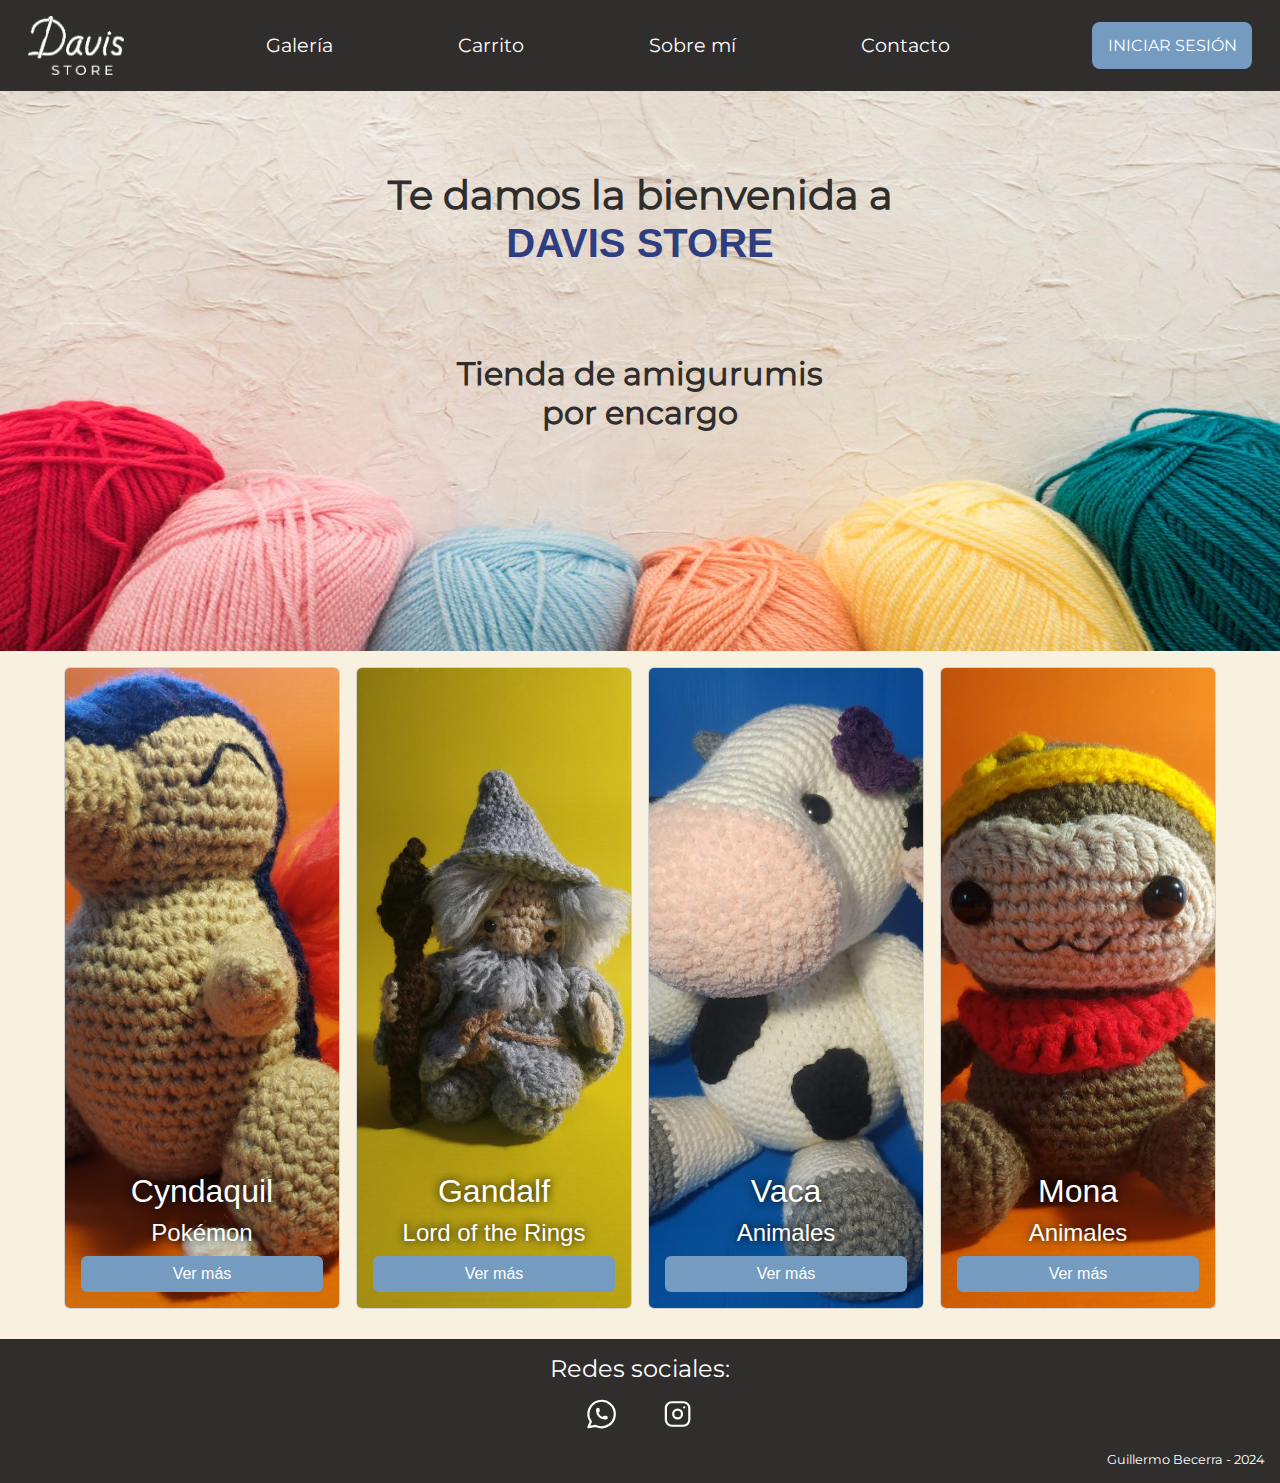
<file: index.html>
<!DOCTYPE html>
<html lang="en">

<head>
    <meta charset="UTF-8">
    <meta name="viewport" content="width=device-width, initial-scale=1.0">
    <link href="https://cdn.jsdelivr.net/npm/bootstrap@5.3.3/dist/css/bootstrap.min.css" rel="stylesheet"
        integrity="sha384-QWTKZyjpPEjISv5WaRU9OFeRpok6YctnYmDr5pNlyT2bRjXh0JMhjY6hW+ALEwIH" crossorigin="anonymous">
    <link rel="stylesheet" href="./css/style.css">
    <title>Davis Store</title>
</head>

<body class="body">
    <!-- Header -->
    <header class="header">
        <nav class="navbar navbar-dark navbar-expand-lg">
            <div class="container-fluid">
                <a href="index.html"><img src="./resources/Logo white.png" alt="Logo de Davis Store"></a>
                <button class="navbar-toggler" type="button" data-bs-toggle="collapse"
                    data-bs-target="#navbarTogglerDemo02" aria-controls="navbarTogglerDemo02" aria-expanded="false"
                    aria-label="Toggle navigation">
                    <span class="navbar-toggler-icon"></span>
                </button>
                <div class="collapse navbar-collapse" id="navbarTogglerDemo02">
                    <ul class="navbar-nav">
                        <li class="nav-item">
                            <a class="nav-link" href="./pages/gallery.html">Galería</a>
                        </li>
                        <li class="nav-item">
                            <a class="nav-link" href="./pages/cart.html">Carrito</a>
                        </li>
                        <li class="nav-item">
                            <a class="nav-link" href="./pages/about.html">Sobre mí</a>
                        </li>
                        <li class="nav-item">
                            <a class="nav-link" href="./pages/contact.html">Contacto</a>
                        </li>
                    </ul>
                    <a href="login.html"><button class="login-button">Iniciar sesión</button></a>
                </div>
            </div>
        </nav>
        <section class="banner">
            <h1 class="banner-h1">Te damos la bienvenida a <br><span>Davis Store</span></h1>
            <h2 class="banner-h2">Tienda de amigurumis <br>por encargo</h2>
        </section>
    </header>
    <!-- Main -->
    <main class="main">
        <div class="articles">
            <div class="img-1">
                <div class="card">
                    <img src="./resources/cyndaquil.jpg" class="card-img" id="index-card-img" alt="...">
                    <div class="card-img-overlay" id="index-card-img-overlay">
                        <h5 class="card-title" id="index-card-title">Cyndaquil</h5>
                        <p class="card-text" id="index-card-text">Pokémon</p>
                        <a href="./pages/gallery.html" class="btn btn-primary btn-index-gallery">Ver más</a>
                    </div>
                </div>
            </div>
            <div class="img-2">
                <div class="card">
                    <img src="./resources/gandalf.jpg" class="card-img" id="index-card-img" alt="...">
                    <div class="card-img-overlay" id="index-card-img-overlay">
                        <h5 class="card-title" id="index-card-title">Gandalf</h5>
                        <p class="card-text" id="index-card-text">Lord of the Rings</p>
                        <a href="./pages/gallery.html" class="btn btn-primary btn-index-gallery">Ver más</a>
                    </div>
                </div>
            </div>
            <div class="img-3">
                <div class="card">
                    <img src="./resources/vaca.jpg" class="card-img" id="index-card-img" alt="...">
                    <div class="card-img-overlay" id="index-card-img-overlay">
                        <h5 class="card-title" id="index-card-title">Vaca</h5>
                        <p class="card-text" id="index-card-text">Animales</p>
                        <a href="./pages/gallery.html" class="btn btn-primary btn-index-gallery">Ver más</a>
                    </div>
                </div>
            </div>
            <div class="img-4">
                <div class="card">
                    <img src="./resources/mona.jpg" class="card-img" id="index-card-img" alt="...">
                    <div class="card-img-overlay" id="index-card-img-overlay">
                        <h5 class="card-title" id="index-card-title">Mona</h5>
                        <p class="card-text" id="index-card-text">Animales</p>
                        <a href="./pages/gallery.html" class="btn btn-primary btn-index-gallery">Ver más</a>
                    </div>
                </div>
            </div>
        </div>
    </main>
    <!-- Footer -->
    <footer class="footer">
        <div class="footer-bar">
            <h1>Redes sociales:</h1>
            <div class="footer-links">
                <a href="https://wa.me/59892707994" class="whatsapp"><svg xmlns="http://www.w3.org/2000/svg"
                        class="icon icon-tabler icon-tabler-brand-whatsapp" width="44" height="44" viewBox="0 0 24 24"
                        stroke-width="1.5" stroke="#ffffff" fill="none" stroke-linecap="round" stroke-linejoin="round">
                        <path stroke="none" d="M0 0h24v24H0z" fill="none" />
                        <path d="M3 21l1.65 -3.8a9 9 0 1 1 3.4 2.9l-5.05 .9" />
                        <path
                            d="M9 10a.5 .5 0 0 0 1 0v-1a.5 .5 0 0 0 -1 0v1a5 5 0 0 0 5 5h1a.5 .5 0 0 0 0 -1h-1a.5 .5 0 0 0 0 1" />
                    </svg></a>
                <a href="https://www.instagram.com/_.davistore._/" class="instagram"><svg
                        xmlns="http://www.w3.org/2000/svg" class="icon icon-tabler icon-tabler-brand-instagram"
                        width="44" height="44" viewBox="0 0 24 24" stroke-width="1.5" stroke="#ffffff" fill="none"
                        stroke-linecap="round" stroke-linejoin="round">
                        <path stroke="none" d="M0 0h24v24H0z" fill="none" />
                        <path d="M4 4m0 4a4 4 0 0 1 4 -4h8a4 4 0 0 1 4 4v8a4 4 0 0 1 -4 4h-8a4 4 0 0 1 -4 -4z" />
                        <path d="M12 12m-3 0a3 3 0 1 0 6 0a3 3 0 1 0 -6 0" />
                        <path d="M16.5 7.5l0 .01" />
                    </svg></a>
            </div>
            <h6 class="firma">Guillermo Becerra - 2024</h6>
        </div>
    </footer>

    <script src="https://cdn.jsdelivr.net/npm/bootstrap@5.3.3/dist/js/bootstrap.bundle.min.js"
        integrity="sha384-YvpcrYf0tY3lHB60NNkmXc5s9fDVZLESaAA55NDzOxhy9GkcIdslK1eN7N6jIeHz"
        crossorigin="anonymous"></script>
</body>

</html>
</file>
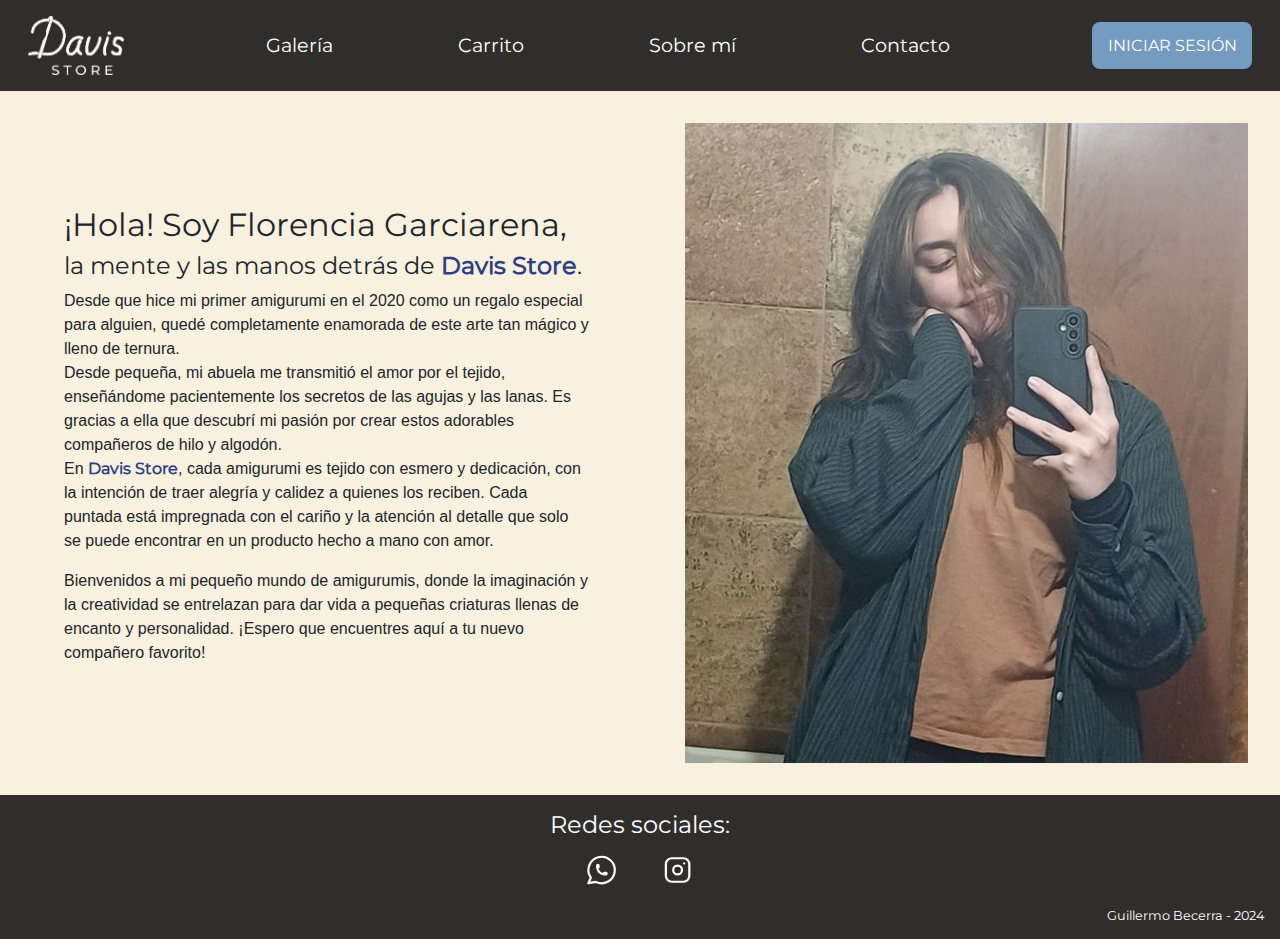
<file: pages/about.html>
<!DOCTYPE html>
<html lang="en">

<head>
    <meta charset="UTF-8">
    <meta name="viewport" content="width=device-width, initial-scale=1.0">
    <link href="https://cdn.jsdelivr.net/npm/bootstrap@5.3.3/dist/css/bootstrap.min.css" rel="stylesheet"
        integrity="sha384-QWTKZyjpPEjISv5WaRU9OFeRpok6YctnYmDr5pNlyT2bRjXh0JMhjY6hW+ALEwIH" crossorigin="anonymous">
    <link rel="stylesheet" href="../css/style.css">
    <title>Sobre mí</title>
</head>

<body class="body">
    <!-- Header -->
    <header class="header">
        <nav class="navbar navbar-dark navbar-expand-lg">
            <div class="container-fluid">
                <a href="../index.html"><img src="../resources/Logo white.png" alt="Logo de Davis Store"></a>
                <button class="navbar-toggler" type="button" data-bs-toggle="collapse"
                    data-bs-target="#navbarTogglerDemo02" aria-controls="navbarTogglerDemo02" aria-expanded="false"
                    aria-label="Toggle navigation">
                    <span class="navbar-toggler-icon"></span>
                </button>
                <div class="collapse navbar-collapse" id="navbarTogglerDemo02">
                    <ul class="navbar-nav">
                        <li class="nav-item">
                            <a class="nav-link" href="../pages/gallery.html">Galería</a>
                        </li>
                        <li class="nav-item">
                            <a class="nav-link" href="../pages/cart.html">Carrito</a>
                        </li>
                        <li class="nav-item">
                            <a class="nav-link" href="../pages/about.html">Sobre mí</a>
                        </li>
                        <li class="nav-item">
                            <a class="nav-link" href="../pages/contact.html">Contacto</a>
                        </li>
                    </ul>
                    <a href="./login.html"><button class="login-button">Iniciar sesión</button></a>
                </div>
            </div>
        </nav>

    </header>
    <!-- Main -->
    <main class="main">
        <div class="about">
            <div class="about-content">
                <h2>¡Hola! Soy Florencia Garciarena,</h2>
                <h4>la mente y las manos detrás de <span class="davis-store">Davis Store</span>.</h4>
                <p>Desde que hice mi primer amigurumi en el 2020 como un regalo especial para alguien, quedé
                    completamente enamorada de este arte tan mágico y lleno de ternura.
                    <br>
                    Desde pequeña, mi abuela me transmitió el amor por el tejido, enseñándome pacientemente los secretos
                    de las agujas y las lanas. Es gracias a ella que descubrí mi pasión por crear estos adorables
                    compañeros de hilo y algodón.
                    <br>
                    En <span class="davis-store">Davis Store</span>, cada amigurumi es tejido con esmero y dedicación,
                    con la intención de traer alegría
                    y calidez a quienes los reciben. Cada puntada está impregnada con el cariño y la atención al detalle
                    que solo se puede encontrar en un producto hecho a mano con amor.
                </p>
                <p>
                    Bienvenidos a mi pequeño mundo de amigurumis, donde la imaginación y la creatividad se entrelazan
                    para dar vida a pequeñas criaturas llenas de encanto y personalidad. ¡Espero que encuentres aquí a
                    tu nuevo compañero favorito!
                </p>
            </div>
            <div class="about-img"><img src="../resources/florencia.jpg" alt="Foto de Florencia"></div>
        </div>
    </main>
    <!-- Footer -->
    <footer class="footer">
        <div class="footer-bar">
            <h1>Redes sociales:</h1>
            <div class="footer-links">
                <a href="https://wa.me/59892707994" class="whatsapp"><svg xmlns="http://www.w3.org/2000/svg"
                        class="icon icon-tabler icon-tabler-brand-whatsapp" width="44" height="44" viewBox="0 0 24 24"
                        stroke-width="1.5" stroke="#ffffff" fill="none" stroke-linecap="round" stroke-linejoin="round">
                        <path stroke="none" d="M0 0h24v24H0z" fill="none" />
                        <path d="M3 21l1.65 -3.8a9 9 0 1 1 3.4 2.9l-5.05 .9" />
                        <path
                            d="M9 10a.5 .5 0 0 0 1 0v-1a.5 .5 0 0 0 -1 0v1a5 5 0 0 0 5 5h1a.5 .5 0 0 0 0 -1h-1a.5 .5 0 0 0 0 1" />
                    </svg></a>
                <a href="https://www.instagram.com/_.davistore._/" class="instagram"><svg
                        xmlns="http://www.w3.org/2000/svg" class="icon icon-tabler icon-tabler-brand-instagram"
                        width="44" height="44" viewBox="0 0 24 24" stroke-width="1.5" stroke="#ffffff" fill="none"
                        stroke-linecap="round" stroke-linejoin="round">
                        <path stroke="none" d="M0 0h24v24H0z" fill="none" />
                        <path d="M4 4m0 4a4 4 0 0 1 4 -4h8a4 4 0 0 1 4 4v8a4 4 0 0 1 -4 4h-8a4 4 0 0 1 -4 -4z" />
                        <path d="M12 12m-3 0a3 3 0 1 0 6 0a3 3 0 1 0 -6 0" />
                        <path d="M16.5 7.5l0 .01" />
                    </svg></a>
            </div>
            <h6 class="firma">Guillermo Becerra - 2024</h6>
        </div>
    </footer>

    <script src="https://cdn.jsdelivr.net/npm/bootstrap@5.3.3/dist/js/bootstrap.bundle.min.js"
        integrity="sha384-YvpcrYf0tY3lHB60NNkmXc5s9fDVZLESaAA55NDzOxhy9GkcIdslK1eN7N6jIeHz"
        crossorigin="anonymous"></script>
</body>

</html>
</file>
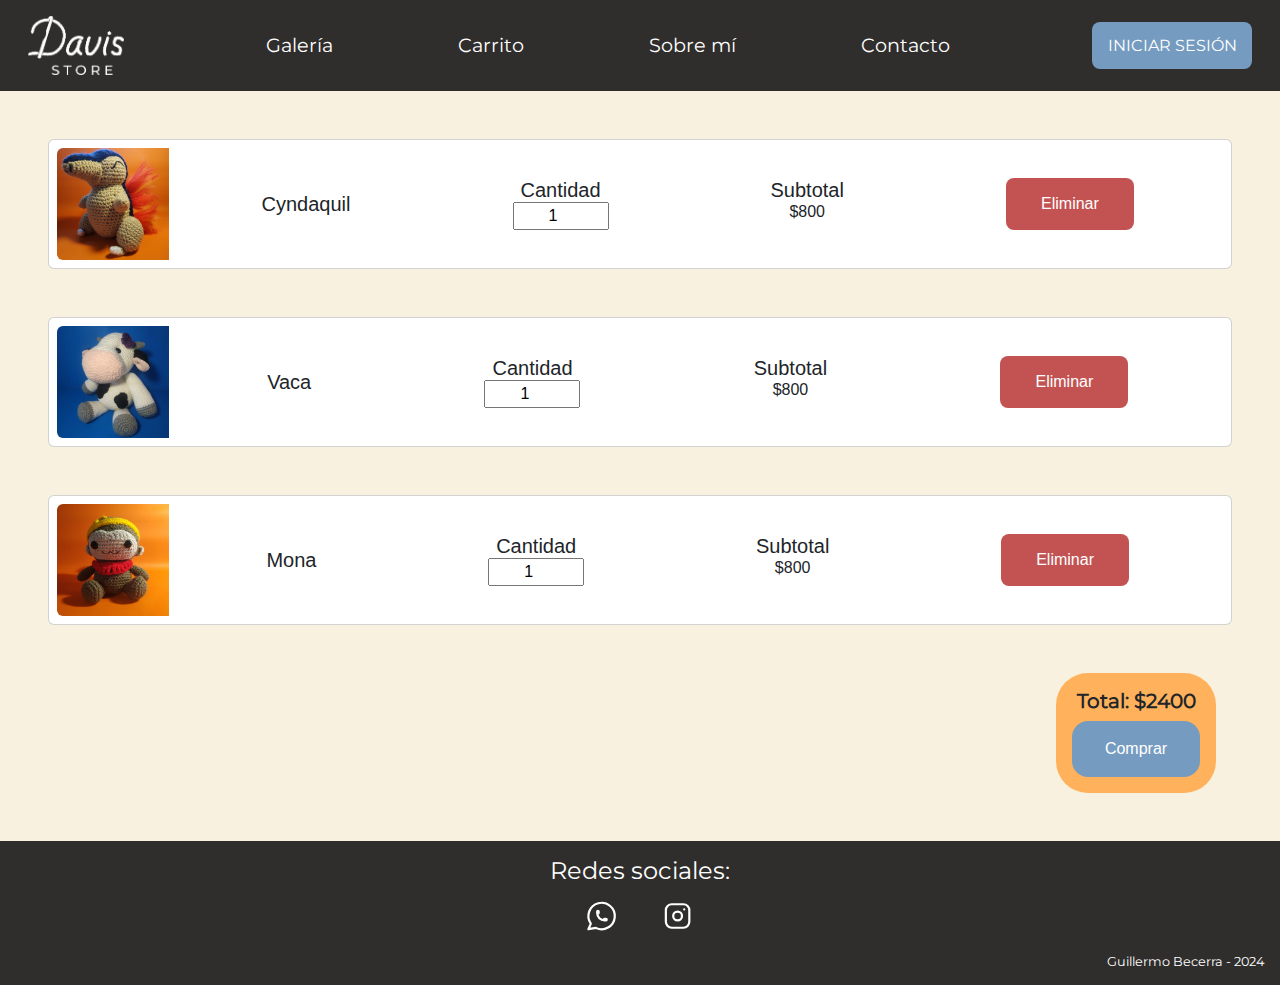
<file: pages/cart.html>
<!DOCTYPE html>
<html lang="en">

<head>
    <meta charset="UTF-8">
    <meta name="viewport" content="width=device-width, initial-scale=1.0">
    <link href="https://cdn.jsdelivr.net/npm/bootstrap@5.3.3/dist/css/bootstrap.min.css" rel="stylesheet"
        integrity="sha384-QWTKZyjpPEjISv5WaRU9OFeRpok6YctnYmDr5pNlyT2bRjXh0JMhjY6hW+ALEwIH" crossorigin="anonymous">
    <link rel="stylesheet" href="../css/style.css">
    <title>Carrito</title>
</head>

<body class="body">
    <!-- Header -->
    <header class="header">
        <nav class="navbar navbar-dark navbar-expand-lg">
            <div class="container-fluid">
                <a href="../index.html"><img src="../resources/Logo white.png" alt="Logo de Davis Store"></a>
                <button class="navbar-toggler" type="button" data-bs-toggle="collapse"
                    data-bs-target="#navbarTogglerDemo02" aria-controls="navbarTogglerDemo02" aria-expanded="false"
                    aria-label="Toggle navigation">
                    <span class="navbar-toggler-icon"></span>
                </button>
                <div class="collapse navbar-collapse" id="navbarTogglerDemo02">
                    <ul class="navbar-nav">
                        <li class="nav-item">
                            <a class="nav-link" href="../pages/gallery.html">Galería</a>
                        </li>
                        <li class="nav-item">
                            <a class="nav-link" href="../pages/cart.html">Carrito</a>
                        </li>
                        <li class="nav-item">
                            <a class="nav-link" href="../pages/about.html">Sobre mí</a>
                        </li>
                        <li class="nav-item">
                            <a class="nav-link" href="../pages/contact.html">Contacto</a>
                        </li>
                    </ul>
                    <a href="./login.html"><button class="login-button">Iniciar sesión</button></a>
                </div>
            </div>
        </nav>

    </header>
    <!-- Main -->
    <main class="main">
        <div class="cart">
            <div class="card m-5">
                <div class="cart-article">
                    <div>
                        <img src="../resources/cyndaquil.jpg" class="img-fluid rounded-start cart-img" alt="...">
                    </div>
                    <div class="cart-content">
                        <div class="card-body cart-body">
                            <h5 class="card-title cart-title">Cyndaquil</h5>
                            <div class="cantidad">
                                <label for="">
                                    <h5>Cantidad</h5>
                                </label>
                                <input type="number" min="1" value="1">
                            </div>
                            <div class="price">
                                <h5 class="card-price">Subtotal</h5>
                                <h6>$800</h6>
                            </div>
                            <button class="eliminar">Eliminar</button>
                        </div>
                    </div>
                </div>
            </div>
            <div class="card m-5">
                <div class="cart-article">
                    <div>
                        <img src="../resources/vaca.jpg" class="img-fluid rounded-start cart-img" alt="...">
                    </div>
                    <div class="cart-content">
                        <div class="card-body cart-body">
                            <h5 class="card-title cart-title">Vaca</h5>
                            <div class="cantidad">
                                <label for="">
                                    <h5>Cantidad</h5>
                                </label>
                                <input type="number" min="1" value="1">
                            </div>
                            <div class="price">
                                <h5 class="card-price">Subtotal</h5>
                                <h6>$800</h6>
                            </div>
                            <button class="eliminar">Eliminar</button>
                        </div>
                    </div>
                </div>
            </div>
            <div class="card m-5">
                <div class="cart-article">
                    <div>
                        <img src="../resources/mona.jpg" class="img-fluid rounded-start cart-img" alt="...">
                    </div>
                    <div class="cart-content">
                        <div class="card-body cart-body">
                            <h5 class="card-title cart-title">Mona</h5>
                            <div class="cantidad">
                                <label for="">
                                    <h5>Cantidad</h5>
                                </label>
                                <input type="number" min="1" value="1">
                            </div>
                            <div class="price">
                                <h5 class="card-price">Subtotal</h5>
                                <h6>$800</h6>
                            </div>
                            <button class="eliminar">Eliminar</button>
                        </div>
                    </div>
                </div>
            </div>
            <div class="compra-final">
                <h5 class="compra-total">Total: $2400</h5>
                <button class="comprar btn btn-primary">Comprar</button>
            </div>
        </div>
    </main>
    <!-- Footer -->
    <footer class="footer">
        <div class="footer-bar">
            <h1>Redes sociales:</h1>
            <div class="footer-links">
                <a href="https://wa.me/59892707994" class="whatsapp"><svg xmlns="http://www.w3.org/2000/svg"
                        class="icon icon-tabler icon-tabler-brand-whatsapp" width="44" height="44" viewBox="0 0 24 24"
                        stroke-width="1.5" stroke="#ffffff" fill="none" stroke-linecap="round" stroke-linejoin="round">
                        <path stroke="none" d="M0 0h24v24H0z" fill="none" />
                        <path d="M3 21l1.65 -3.8a9 9 0 1 1 3.4 2.9l-5.05 .9" />
                        <path
                            d="M9 10a.5 .5 0 0 0 1 0v-1a.5 .5 0 0 0 -1 0v1a5 5 0 0 0 5 5h1a.5 .5 0 0 0 0 -1h-1a.5 .5 0 0 0 0 1" />
                    </svg></a>
                <a href="https://www.instagram.com/_.davistore._/" class="instagram"><svg
                        xmlns="http://www.w3.org/2000/svg" class="icon icon-tabler icon-tabler-brand-instagram"
                        width="44" height="44" viewBox="0 0 24 24" stroke-width="1.5" stroke="#ffffff" fill="none"
                        stroke-linecap="round" stroke-linejoin="round">
                        <path stroke="none" d="M0 0h24v24H0z" fill="none" />
                        <path d="M4 4m0 4a4 4 0 0 1 4 -4h8a4 4 0 0 1 4 4v8a4 4 0 0 1 -4 4h-8a4 4 0 0 1 -4 -4z" />
                        <path d="M12 12m-3 0a3 3 0 1 0 6 0a3 3 0 1 0 -6 0" />
                        <path d="M16.5 7.5l0 .01" />
                    </svg></a>
            </div>
            <h6 class="firma">Guillermo Becerra - 2024</h6>
        </div>
    </footer>

    <script src="https://cdn.jsdelivr.net/npm/bootstrap@5.3.3/dist/js/bootstrap.bundle.min.js"
        integrity="sha384-YvpcrYf0tY3lHB60NNkmXc5s9fDVZLESaAA55NDzOxhy9GkcIdslK1eN7N6jIeHz"
        crossorigin="anonymous"></script>
</body>

</html>
</file>
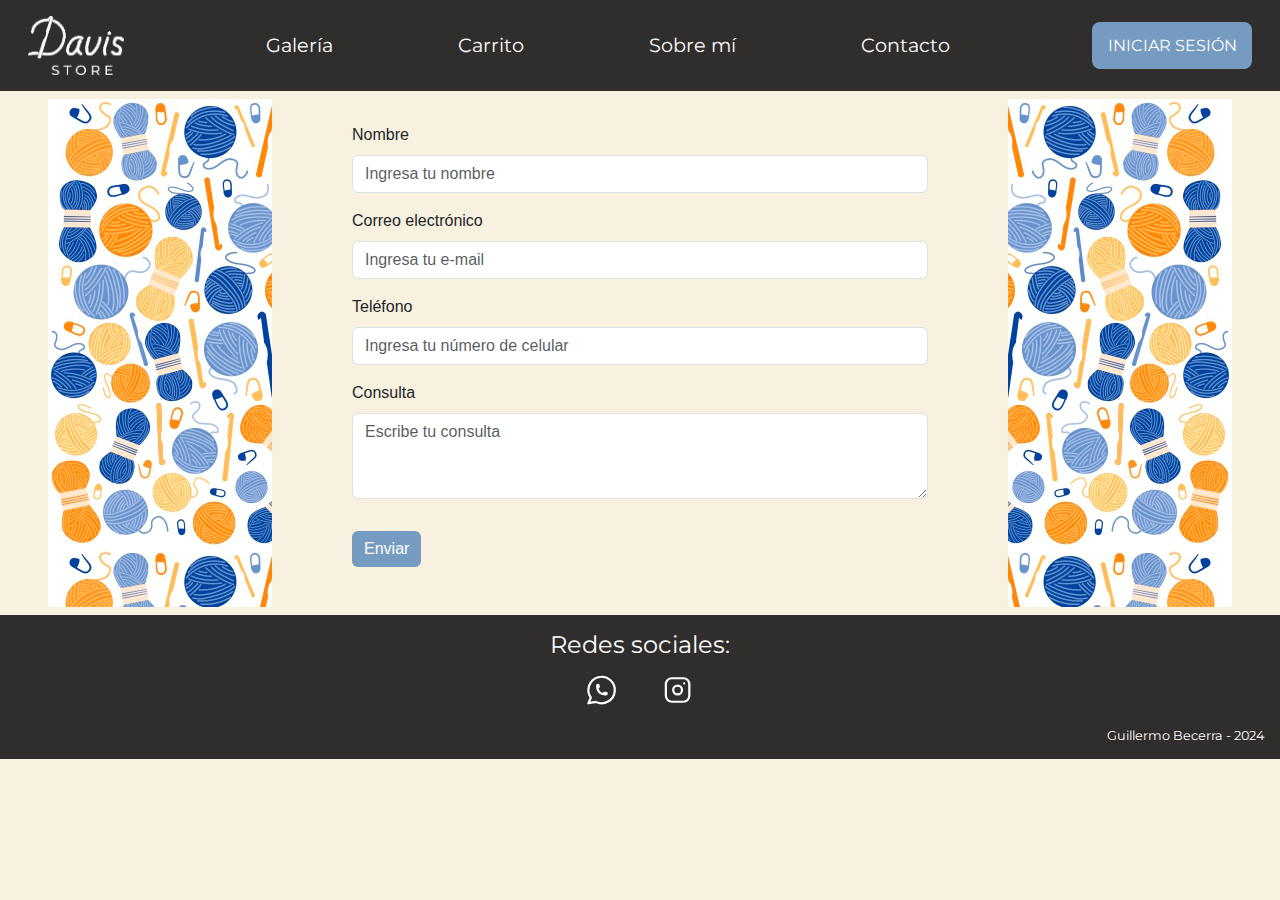
<file: pages/contact.html>
<!DOCTYPE html>
<html lang="en">

<head>
    <meta charset="UTF-8">
    <meta name="viewport" content="width=device-width, initial-scale=1.0">
    <link href="https://cdn.jsdelivr.net/npm/bootstrap@5.3.3/dist/css/bootstrap.min.css" rel="stylesheet"
        integrity="sha384-QWTKZyjpPEjISv5WaRU9OFeRpok6YctnYmDr5pNlyT2bRjXh0JMhjY6hW+ALEwIH" crossorigin="anonymous">
    <link rel="stylesheet" href="../css/style.css">
    <title>Contacto</title>
</head>

<body class="body">
    <!-- Header -->
    <header class="header">
        <nav class="navbar navbar-dark navbar-expand-lg">
            <div class="container-fluid">
                <a href="../index.html"><img src="../resources/Logo white.png" alt="Logo de Davis Store"></a>
                <button class="navbar-toggler" type="button" data-bs-toggle="collapse"
                    data-bs-target="#navbarTogglerDemo02" aria-controls="navbarTogglerDemo02" aria-expanded="false"
                    aria-label="Toggle navigation">
                    <span class="navbar-toggler-icon"></span>
                </button>
                <div class="collapse navbar-collapse" id="navbarTogglerDemo02">
                    <ul class="navbar-nav">
                        <li class="nav-item">
                            <a class="nav-link" href="../pages/gallery.html">Galería</a>
                        </li>
                        <li class="nav-item">
                            <a class="nav-link" href="../pages/cart.html">Carrito</a>
                        </li>
                        <li class="nav-item">
                            <a class="nav-link" href="../pages/about.html">Sobre mí</a>
                        </li>
                        <li class="nav-item">
                            <a class="nav-link" href="../pages/contact.html">Contacto</a>
                        </li>
                    </ul>
                    <a href="./login.html"><button class="login-button">Iniciar sesión</button></a>
                </div>
            </div>
        </nav>

    </header>
    <!-- Main -->
    <main class="main">
        <div class="contact">
            <div class="contact-img-1"></div>
            <div class="contact-content">
                <form class="form">
                    <div class="mb-3">
                        <label for="name" class="form-label">Nombre</label>
                        <input type="text" class="form-control" id="name" placeholder="Ingresa tu nombre">
                    </div>
                    <div class="mb-3">
                        <label for="email" class="form-label">Correo electrónico</label>
                        <input type="email" class="form-control" id="email" placeholder="Ingresa tu e-mail">
                    </div>
                    <div class="mb-3">
                        <label for="phone" class="form-label">Teléfono</label>
                        <input type="number" class="form-control" id="phone" placeholder="Ingresa tu número de celular">
                    </div>
                    <div class="mb-3">
                        <label for="message" class="form-label">Consulta</label>
                        <textarea class="form-control" id="message" rows="3"
                            placeholder="Escribe tu consulta"></textarea>
                    </div>
                    <button type="submit" class="btn btn-primary">Enviar</button>
                </form>
            </div>
            <div class="contact-img-2"></div>
        </div>
    </main>
    <!-- Footer -->
    <footer class="footer">
        <div class="footer-bar">
            <h1>Redes sociales:</h1>
            <div class="footer-links">
                <a href="https://wa.me/59892707994" class="whatsapp"><svg xmlns="http://www.w3.org/2000/svg"
                        class="icon icon-tabler icon-tabler-brand-whatsapp" width="44" height="44" viewBox="0 0 24 24"
                        stroke-width="1.5" stroke="#ffffff" fill="none" stroke-linecap="round" stroke-linejoin="round">
                        <path stroke="none" d="M0 0h24v24H0z" fill="none" />
                        <path d="M3 21l1.65 -3.8a9 9 0 1 1 3.4 2.9l-5.05 .9" />
                        <path
                            d="M9 10a.5 .5 0 0 0 1 0v-1a.5 .5 0 0 0 -1 0v1a5 5 0 0 0 5 5h1a.5 .5 0 0 0 0 -1h-1a.5 .5 0 0 0 0 1" />
                    </svg></a>
                <a href="https://www.instagram.com/_.davistore._/" class="instagram"><svg
                        xmlns="http://www.w3.org/2000/svg" class="icon icon-tabler icon-tabler-brand-instagram"
                        width="44" height="44" viewBox="0 0 24 24" stroke-width="1.5" stroke="#ffffff" fill="none"
                        stroke-linecap="round" stroke-linejoin="round">
                        <path stroke="none" d="M0 0h24v24H0z" fill="none" />
                        <path d="M4 4m0 4a4 4 0 0 1 4 -4h8a4 4 0 0 1 4 4v8a4 4 0 0 1 -4 4h-8a4 4 0 0 1 -4 -4z" />
                        <path d="M12 12m-3 0a3 3 0 1 0 6 0a3 3 0 1 0 -6 0" />
                        <path d="M16.5 7.5l0 .01" />
                    </svg></a>
            </div>
            <h6 class="firma">Guillermo Becerra - 2024</h6>
        </div>
    </footer>

    <script src="https://cdn.jsdelivr.net/npm/bootstrap@5.3.3/dist/js/bootstrap.bundle.min.js"
        integrity="sha384-YvpcrYf0tY3lHB60NNkmXc5s9fDVZLESaAA55NDzOxhy9GkcIdslK1eN7N6jIeHz"
        crossorigin="anonymous"></script>
</body>

</html>
</file>
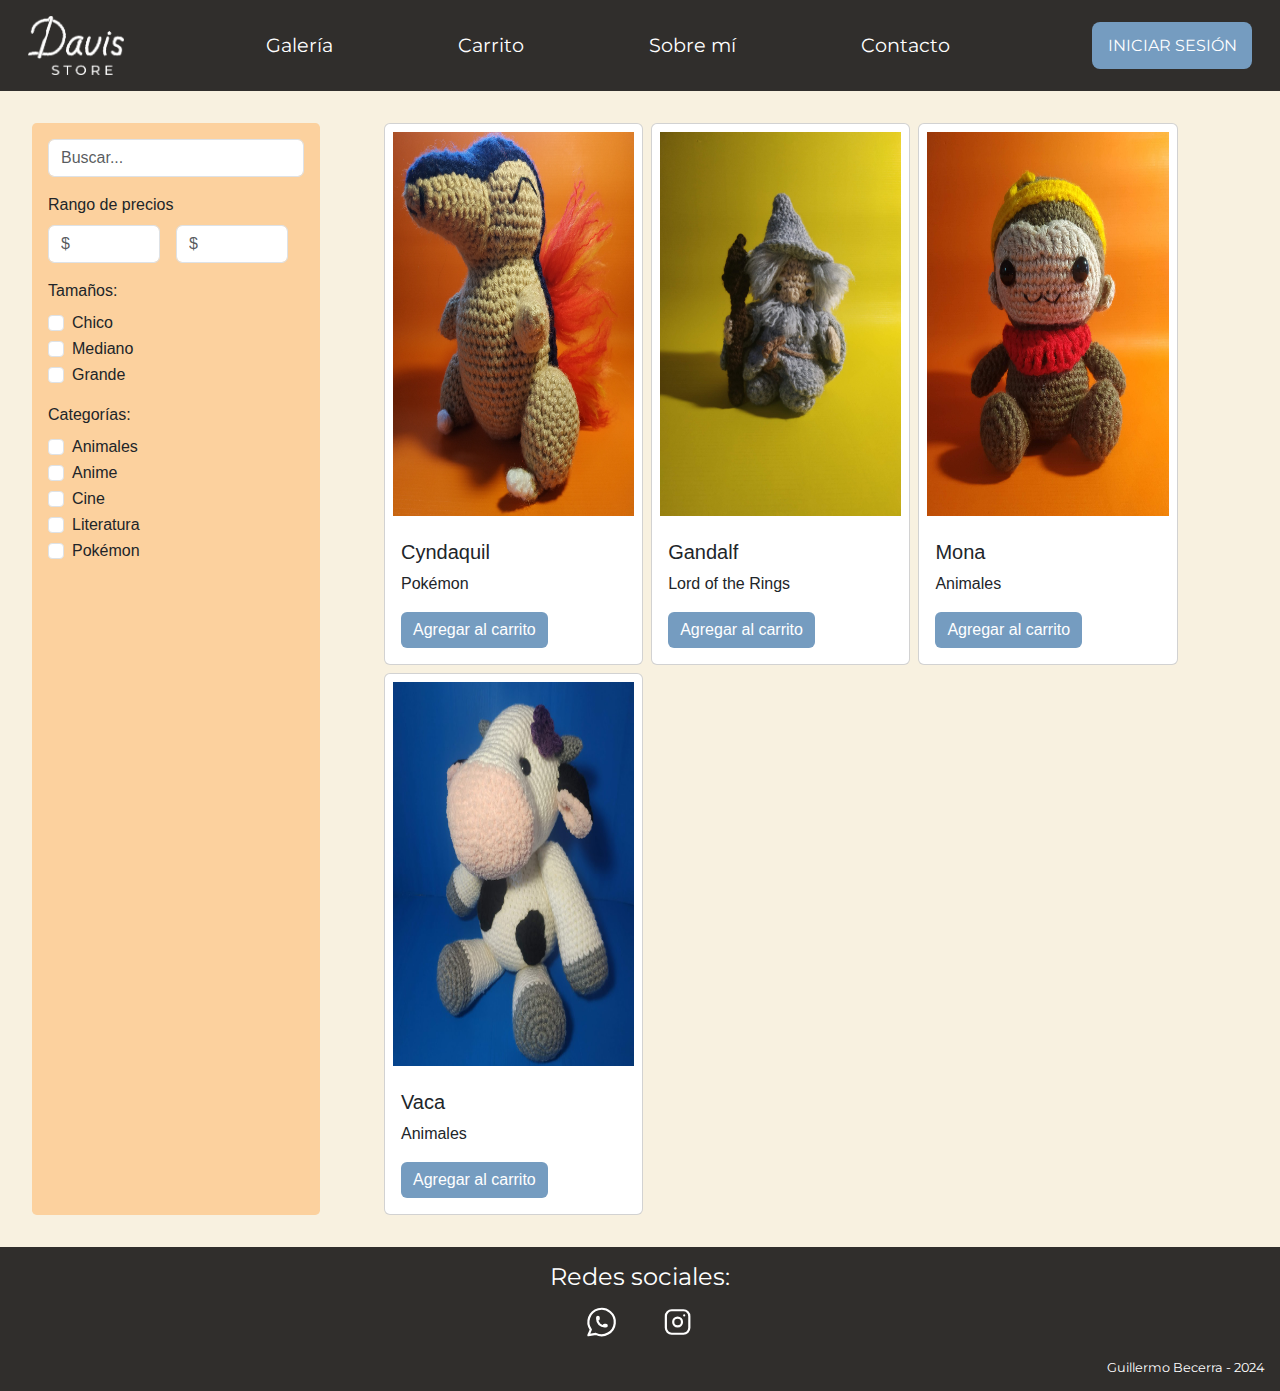
<file: pages/gallery.html>
<!DOCTYPE html>
<html lang="en">

<head>
    <meta charset="UTF-8">
    <meta name="viewport" content="width=device-width, initial-scale=1.0">
    <link href="https://cdn.jsdelivr.net/npm/bootstrap@5.3.3/dist/css/bootstrap.min.css" rel="stylesheet"
        integrity="sha384-QWTKZyjpPEjISv5WaRU9OFeRpok6YctnYmDr5pNlyT2bRjXh0JMhjY6hW+ALEwIH" crossorigin="anonymous">
    <link rel="stylesheet" href="../css/style.css">
    <title>Galería</title>
</head>

<body class="body">
    <!-- Header -->
    <header class="header">
        <nav class="navbar navbar-dark navbar-expand-lg">
            <div class="container-fluid">
                <a href="../index.html"><img src="../resources/Logo white.png" alt="Logo de Davis Store"></a>
                <button class="navbar-toggler" type="button" data-bs-toggle="collapse"
                    data-bs-target="#navbarTogglerDemo02" aria-controls="navbarTogglerDemo02" aria-expanded="false"
                    aria-label="Toggle navigation">
                    <span class="navbar-toggler-icon"></span>
                </button>
                <div class="collapse navbar-collapse" id="navbarTogglerDemo02">
                    <ul class="navbar-nav">
                        <li class="nav-item">
                            <a class="nav-link" href="../pages/gallery.html">Galería</a>
                        </li>
                        <li class="nav-item">
                            <a class="nav-link" href="../pages/cart.html">Carrito</a>
                        </li>
                        <li class="nav-item">
                            <a class="nav-link" href="../pages/about.html">Sobre mí</a>
                        </li>
                        <li class="nav-item">
                            <a class="nav-link" href="../pages/contact.html">Contacto</a>
                        </li>
                    </ul>
                    <a href="./login.html"><button class="login-button">Iniciar sesión</button></a>
                </div>
            </div>
        </nav>

    </header>
    <!-- Main -->
    <main class="main">
        <div class="gallery">
            <div class="gallery-filter">
                <form>
                    <input class="form-control" type="search" placeholder="Buscar..." aria-label="Search">
                    <div class="mt-3 mb-3">
                        <label for="rango-precios1" class="form-label">Rango de precios</label>
                        <div class="rango-precios d-flex">
                            <input type="number" class="form-control precio" id="rango-precios1" placeholder="$"
                                min="0">
                            <input type="number" class="form-control precio" id="rango-precios2" placeholder="$">
                        </div>
                    </div>
                    <div class="sizes mb-3">
                        <label class="mb-2" for="">Tamaños:</label>
                        <div class="form-check">
                            <input class="form-check-input" type="checkbox" value="" id="check-chico">
                            <label class="form-check-label" for="check-chico">
                                Chico
                            </label>
                        </div>
                        <div class="form-check">
                            <input class="form-check-input" type="checkbox" value="" id="check-mediano">
                            <label class="form-check-label" for="check-mediano">
                                Mediano
                            </label>
                        </div>
                        <div class="form-check">
                            <input class="form-check-input" type="checkbox" value="" id="check-grande">
                            <label class="form-check-label" for="check-grande">
                                Grande
                            </label>
                        </div>
                    </div>
                    <div class="categories">
                        <label class="mb-2" for="">Categorías:</label>
                        <div class="form-check">
                            <input class="form-check-input" type="checkbox" value="" id="check-animales">
                            <label class="form-check-label" for="check-animales">
                                Animales
                            </label>
                        </div>
                        <div class="form-check">
                            <input class="form-check-input" type="checkbox" value="" id="check-anime">
                            <label class="form-check-label" for="check-anime">
                                Anime
                            </label>
                        </div>
                        <div class="form-check">
                            <input class="form-check-input" type="checkbox" value="" id="check-cine">
                            <label class="form-check-label" for="check-cine">
                                Cine
                            </label>
                        </div>
                        <div class="form-check">
                            <input class="form-check-input" type="checkbox" value="" id="check-literatura">
                            <label class="form-check-label" for="check-literatura">
                                Literatura
                            </label>
                        </div>
                        <div class="form-check">
                            <input class="form-check-input" type="checkbox" value="" id="check-pokemon">
                            <label class="form-check-label" for="check-pokemon">
                                Pokémon
                            </label>
                        </div>
                    </div>
                </form>
            </div>
            <div class="gallery-img">
                <div class="card">
                    <img src="../resources/cyndaquil.jpg" class="card-img-top" alt="...">
                    <div class="card-body">
                        <h5 class="card-title">Cyndaquil</h5>
                        <p class="card-text">Pokémon</p>
                        <a href="../pages/cart.html" class="btn btn-primary gallery-btn">Agregar al carrito</a>
                    </div>
                </div>
                <div class="card">
                    <img src="../resources/gandalf.jpg" class="card-img-top" alt="...">
                    <div class="card-body">
                        <h5 class="card-title">Gandalf</h5>
                        <p class="card-text">Lord of the Rings</p>
                        <a href="../pages/cart.html" class="btn btn-primary gallery-btn">Agregar al carrito</a>
                    </div>
                </div>
                <div class="card">
                    <img src="../resources/mona.jpg" class="card-img-top" alt="...">
                    <div class="card-body">
                        <h5 class="card-title">Mona</h5>
                        <p class="card-text">Animales</p>
                        <a href="../pages/cart.html" class="btn btn-primary gallery-btn">Agregar al carrito</a>
                    </div>
                </div>
                <div class="card">
                    <img src="../resources/vaca.jpg" class="card-img-top" alt="...">
                    <div class="card-body">
                        <h5 class="card-title">Vaca</h5>
                        <p class="card-text">Animales</p>
                        <a href="../pages/cart.html" class="btn btn-primary gallery-btn">Agregar al carrito</a>
                    </div>
                </div>
            </div>
        </div>
    </main>
    <!-- Footer -->
    <footer class="footer">
        <div class="footer-bar">
            <h1>Redes sociales:</h1>
            <div class="footer-links">
                <a href="https://wa.me/59892707994" class="whatsapp"><svg xmlns="http://www.w3.org/2000/svg"
                        class="icon icon-tabler icon-tabler-brand-whatsapp" width="44" height="44" viewBox="0 0 24 24"
                        stroke-width="1.5" stroke="#ffffff" fill="none" stroke-linecap="round" stroke-linejoin="round">
                        <path stroke="none" d="M0 0h24v24H0z" fill="none" />
                        <path d="M3 21l1.65 -3.8a9 9 0 1 1 3.4 2.9l-5.05 .9" />
                        <path
                            d="M9 10a.5 .5 0 0 0 1 0v-1a.5 .5 0 0 0 -1 0v1a5 5 0 0 0 5 5h1a.5 .5 0 0 0 0 -1h-1a.5 .5 0 0 0 0 1" />
                    </svg></a>
                <a href="https://www.instagram.com/_.davistore._/" class="instagram"><svg
                        xmlns="http://www.w3.org/2000/svg" class="icon icon-tabler icon-tabler-brand-instagram"
                        width="44" height="44" viewBox="0 0 24 24" stroke-width="1.5" stroke="#ffffff" fill="none"
                        stroke-linecap="round" stroke-linejoin="round">
                        <path stroke="none" d="M0 0h24v24H0z" fill="none" />
                        <path d="M4 4m0 4a4 4 0 0 1 4 -4h8a4 4 0 0 1 4 4v8a4 4 0 0 1 -4 4h-8a4 4 0 0 1 -4 -4z" />
                        <path d="M12 12m-3 0a3 3 0 1 0 6 0a3 3 0 1 0 -6 0" />
                        <path d="M16.5 7.5l0 .01" />
                    </svg></a>
            </div>
            <h6 class="firma">Guillermo Becerra - 2024</h6>
        </div>
    </footer>

    <script src="https://cdn.jsdelivr.net/npm/bootstrap@5.3.3/dist/js/bootstrap.bundle.min.js"
        integrity="sha384-YvpcrYf0tY3lHB60NNkmXc5s9fDVZLESaAA55NDzOxhy9GkcIdslK1eN7N6jIeHz"
        crossorigin="anonymous"></script>
</body>

</html>
</file>
<file: css/style.css>
@font-face {
    font-family: 'Montserrat';
    src: url('../webfonts/Montserrat-VariableFont_wght.ttf') format('truetype');
    font-style: normal;
    font-weight: normal;
}

:root {
    --fuentePrincipal: 'Montserrat', sans-serif;

    --azulprimario: #2E3E80;
    --azulsecundario: #759CC0;
    --negroprimario: #302E2C;
    --naranjaprimario: #FF7500;
    --naranjasecundario: #ffb25b;
    --fondo: #F8F1E0;
    --blanco: #ffffff;
    --negro: #000000;
}

* {
    margin: 0;
    padding: 0;
    font-family: sans-serif;
}

a {
    text-decoration: none;
}

.body {
    background-color: var(--fondo);
}

/* -------------------------------------------------------------------------- */
/*                                   header                                   */
/* -------------------------------------------------------------------------- */

/* nav */
.navbar {
    background-color: var(--negroprimario);
    padding: 1rem 1rem;
    display: flex;
    justify-content: space-between;
    align-items: center;
}


.navbar img {
    width: 5rem;
}

.navbar ul {
    padding-top: 1rem;
}

.nav-item a {
    color: var(--blanco);
    font-family: var(--fuentePrincipal);
}

.login-button {
    width: 100%;
    padding: .5rem .5rem;
    background-color: var(--azulsecundario);
    border-radius: .5rem;
    border: none;
    color: var(--blanco);
    font-family: var(--fuentePrincipal);
}

.banner {
    margin: 0;
    height: 25rem;
    width: 100%;
    background-image: url(../resources/main-img.jpg);
    background-size: cover;
    background-repeat: no-repeat;
    background-position-x: center;
}

.banner-h1,
.banner-h2 {
    font-family: var(--fuentePrincipal);
    text-align: center;
    color: var(--negroprimario);
    padding-top: 3rem;
}

.banner-h1 {
    font-weight: 700;
}

.banner-h1 span {
    text-transform: uppercase;
    color: var(--azulprimario);
}

.banner-h2 {
    font-weight: 600;
}

/* DESKTOP */
@media (min-width: 992px) {
    .navbar img {
        width: 6rem;
    }

    .navbar-nav {
        margin: 0 5rem;
        width: 100%;
        justify-content: space-around;
        font-size: 1.2rem;
    }

    .navbar ul {
        padding-top: 0;
    }

    .login-button {
        padding: .7rem 0;
        width: 10rem;
        text-transform: uppercase;
        transition: .3s;
    }

    .navbar a:hover {
        color: var(--naranjaprimario);
    }

    .navbar button:hover {
        background-color: var(--naranjaprimario);
    }
}

@media (min-width: 600px) {

    .banner {
        width: 100%;
        height: 35rem;
        background-size: 100% 35rem;
    }

    .banner-h1,
    .banner-h2 {
        padding-top: 5rem;
    }
}


/* -------------------------------------------------------------------------- */
/*                                    main index                              */
/* -------------------------------------------------------------------------- */

.articles {
    height: 30rem;
    margin: 1rem 1rem 12rem 1rem;
    display: grid;
    grid-template-columns: 1fr 1fr;
    grid-template-rows: 1fr 1fr;
    gap: 10px 10px;
    grid-auto-flow: row;
    grid-template-areas:
        "img-1 img-2"
        "img-3 img-4";
}

.img-1 {
    grid-area: img-1;
}

.img-2 {
    grid-area: img-2;
}

.img-3 {
    grid-area: img-3;
}

.img-4 {
    grid-area: img-4;
}

#index-card-img {
    width: 100%;
    height: 20rem;
    object-fit: cover;
}

#index-card-img-overlay {
    display: flex;
    flex-direction: column;
    justify-content: flex-end;
}

#index-card-title,
#index-card-text {
    color: var(--blanco);
    margin-bottom: .3rem;
}

.btn-index-gallery {
    border: none;
    background-color: var(--azulsecundario);
}

/* DESKTOP */

@media (min-width: 992px) {
    .articles {
        display: grid;
        grid-template-columns: 1fr 1fr 1fr 1fr;
        grid-template-rows: 1fr;
        gap: 1rem 1rem;
        grid-auto-flow: row;
        grid-template-areas:
            "img-1 img-2 img-3 img-4";
        margin: 1rem auto 12rem auto;
        width: 90%;
    }

    .img-1 {
        grid-area: img-1;
    }

    .img-2 {
        grid-area: img-2;
    }

    .img-3 {
        grid-area: img-3;
    }

    .img-4 {
        grid-area: img-4;
    }

    #index-card-img {
        height: 40rem;
    }

    #index-card-img-overlay {
        align-items: center;
    }

    #index-card-title {
        font-size: 2rem;
        text-shadow: 0px 0px 10px var(--negro);
    }

    #index-card-text {
        font-size: 1.5rem;
        text-shadow: 0px 0px 10px var(--negro);
    }

    .btn-index-gallery {
        width: 100%;
    }
}


/* -------------------------------------------------------------------------- */
/*                                   footer                                   */
/* -------------------------------------------------------------------------- */

.footer {
    height: 9rem;
}

.footer-bar {
    background-color: var(--negroprimario);
    display: block;
    padding-top: 1rem;
    text-align: center;
}

.footer-bar h1 {
    color: var(--blanco);
    font-family: var(--fuentePrincipal);
}

.footer-links {
    display: flex;
    justify-content: center;
    gap: 2rem;
}

.icon {
    width: 80%;
}

.footer-bar h6 {
    color: var(--blanco);
    padding: 1rem;
    text-align: right;
    font-size: .8rem;
    font-family: var(--fuentePrincipal);
}

/* DESKTOP */

@media (min-width: 992px) {
    .footer-bar h1 {
        font-size: 1.5rem;
    }
}

/* -------------------------------------------------------------------------- */
/*                                   contact                                  */
/* -------------------------------------------------------------------------- */

.form {
    margin: 2rem;
}

.form button {
    background-color: var(--azulsecundario);
    margin: 1rem 0;
    border: none;
}

.form button:hover {
    background-color: var(--naranjaprimario);
}

/* DESKTOP */

@media (min-width: 768px) {

    .contact {
        display: grid;
        grid-template-columns: 1fr 1fr 1fr 1fr;
        grid-template-rows: 1fr;
        gap: 0px 0px;
        grid-auto-flow: row;
        grid-template-areas:
            "contact-img-1 contact-content contact-content contact-img-2";
    }

    .contact-img-1 {
        grid-area: contact-img-1;
        background-image: url(../resources/bg.jpg);
        margin: .5rem 3rem;
    }

    .contact-content {
        grid-area: contact-content;
    }

    .contact-img-2 {
        grid-area: contact-img-2;
        background-image: url(../resources/bg.jpg);
        margin: .5rem 3rem;
        transform: scaleX(-1);
    }
}

/* -------------------------------------------------------------------------- */
/*                                    about                                   */
/* -------------------------------------------------------------------------- */

.about {
    display: grid;
    grid-template-columns: 1fr 1fr 1fr;
    grid-template-rows: 1fr;
    gap: 0px 0px;
    grid-auto-flow: row;
    grid-template-areas:
        "about-content about-content about-img";
}

.about-content {
    grid-area: about-content;
    margin: auto 4rem;
}

.about-img {
    grid-area: about-img;
    margin: 2rem;
}

.about-content h2,
.about-content h4 {
    font-family: var(--fuentePrincipal);
}

.davis-store {
    font-weight: 700;
    color: var(--azulprimario);
    font-family: var(--fuentePrincipal);
}

/* -------------------------------------------------------------------------- */
/*                                   gallery                                  */
/* -------------------------------------------------------------------------- */

.gallery {
    display: grid;
    grid-template-columns: 1fr 1fr 1fr 1fr;
    grid-template-rows: 1fr;
    gap: 0px 0px;
    grid-auto-flow: row;
    grid-template-areas:
        "gallery-filter gallery-img gallery-img gallery-img";
}

.gallery-filter {
    grid-area: gallery-filter;
    background-color: rgba(255, 178, 91, .5);
    border-radius: .3rem;
    padding: 1rem;
    margin: 2rem;
}

.gallery-img {
    grid-area: gallery-img;
    display: flex;
    flex-wrap: wrap;
    margin: 2rem;
    gap: .5rem;
}

.precio {
    width: 7rem;
    margin-right: 1rem;
}

.gallery-img .card {
    width: 30%;
}

.gallery-img .card img {
    height: 25rem;
    padding: .5rem;

}

.gallery-btn {
    background-color: var(--azulsecundario);
    border: none;
}

.gallery-btn:hover {
    background-color: var(--naranjaprimario);
}

/* -------------------------------------------------------------------------- */
/*                                    cart                                    */
/* -------------------------------------------------------------------------- */

.cart-article {
    display: flex;
    align-items: center;
}

.cart-img {
    height: 7rem;
    margin: .5rem;
}

.cart-content {
    width: 100%;
}

.cart-body h5 {
    margin: auto 0;
}

.cart-body {
    display: flex;
    justify-content: space-around;
}

.cantidad {
    display: flex;
    flex-direction: column;
    align-items: center;
}

.cantidad input {
    width: 6rem;
    text-align: center;
}

.price {
    text-align: center;
}

.eliminar {
    background-color: rgb(195, 83, 83);
    color: var(--blanco);
    border: none;
    border-radius: .5rem;
    width: 8rem;
    transition: .3s;
}

.eliminar:hover {
    background-color: red;
}

.compra-final {
    background-color: var(--naranjasecundario);
    width: 10rem;
    display: flex;
    flex-direction: column;
    align-items: center;
    margin: 0 4rem 3rem auto;
    padding: 1rem;
    border-radius: 2rem;
}

.compra-total {
    font-family: var(--fuentePrincipal);
    font-weight: 600;
}

.comprar {
    background-color: var(--azulsecundario);
    color: var(--blanco);
    border: none;
    border-radius: 1rem;
    padding: 1rem;
    width: 8rem;
}
</file>
